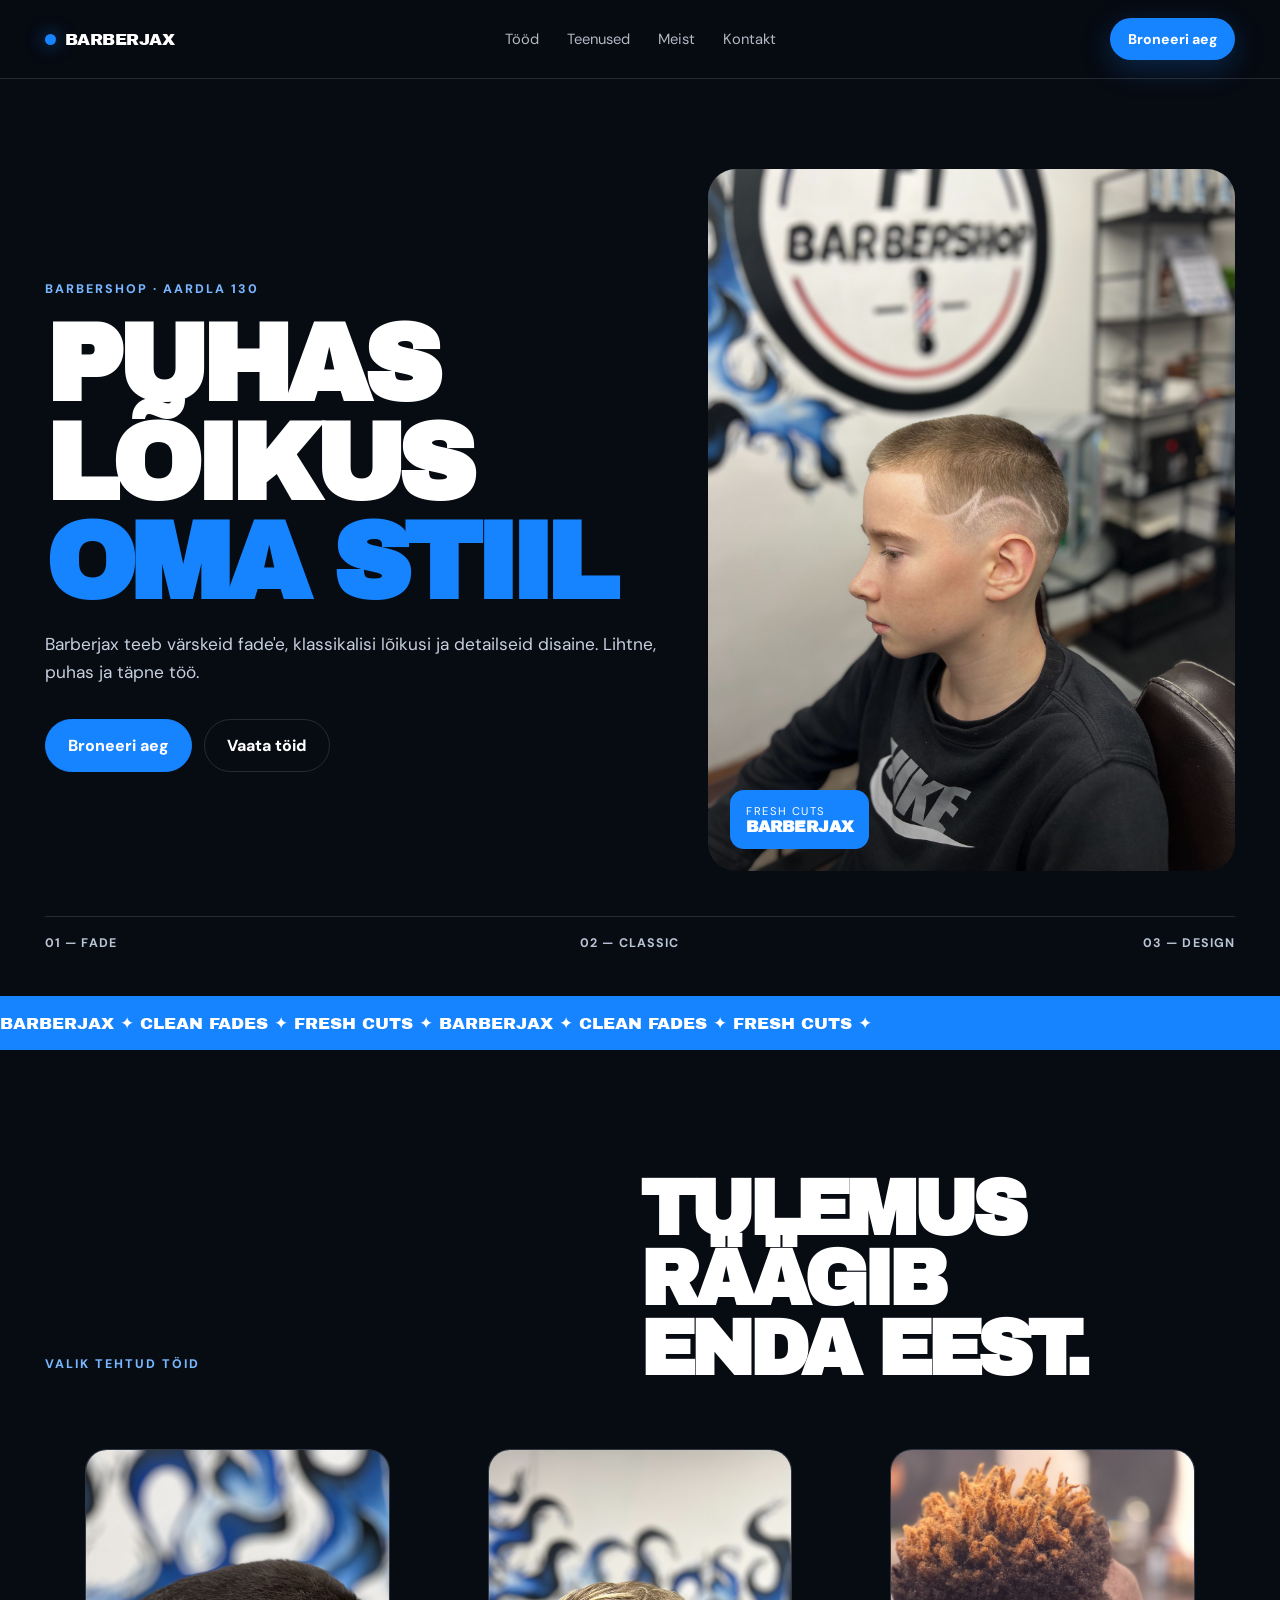
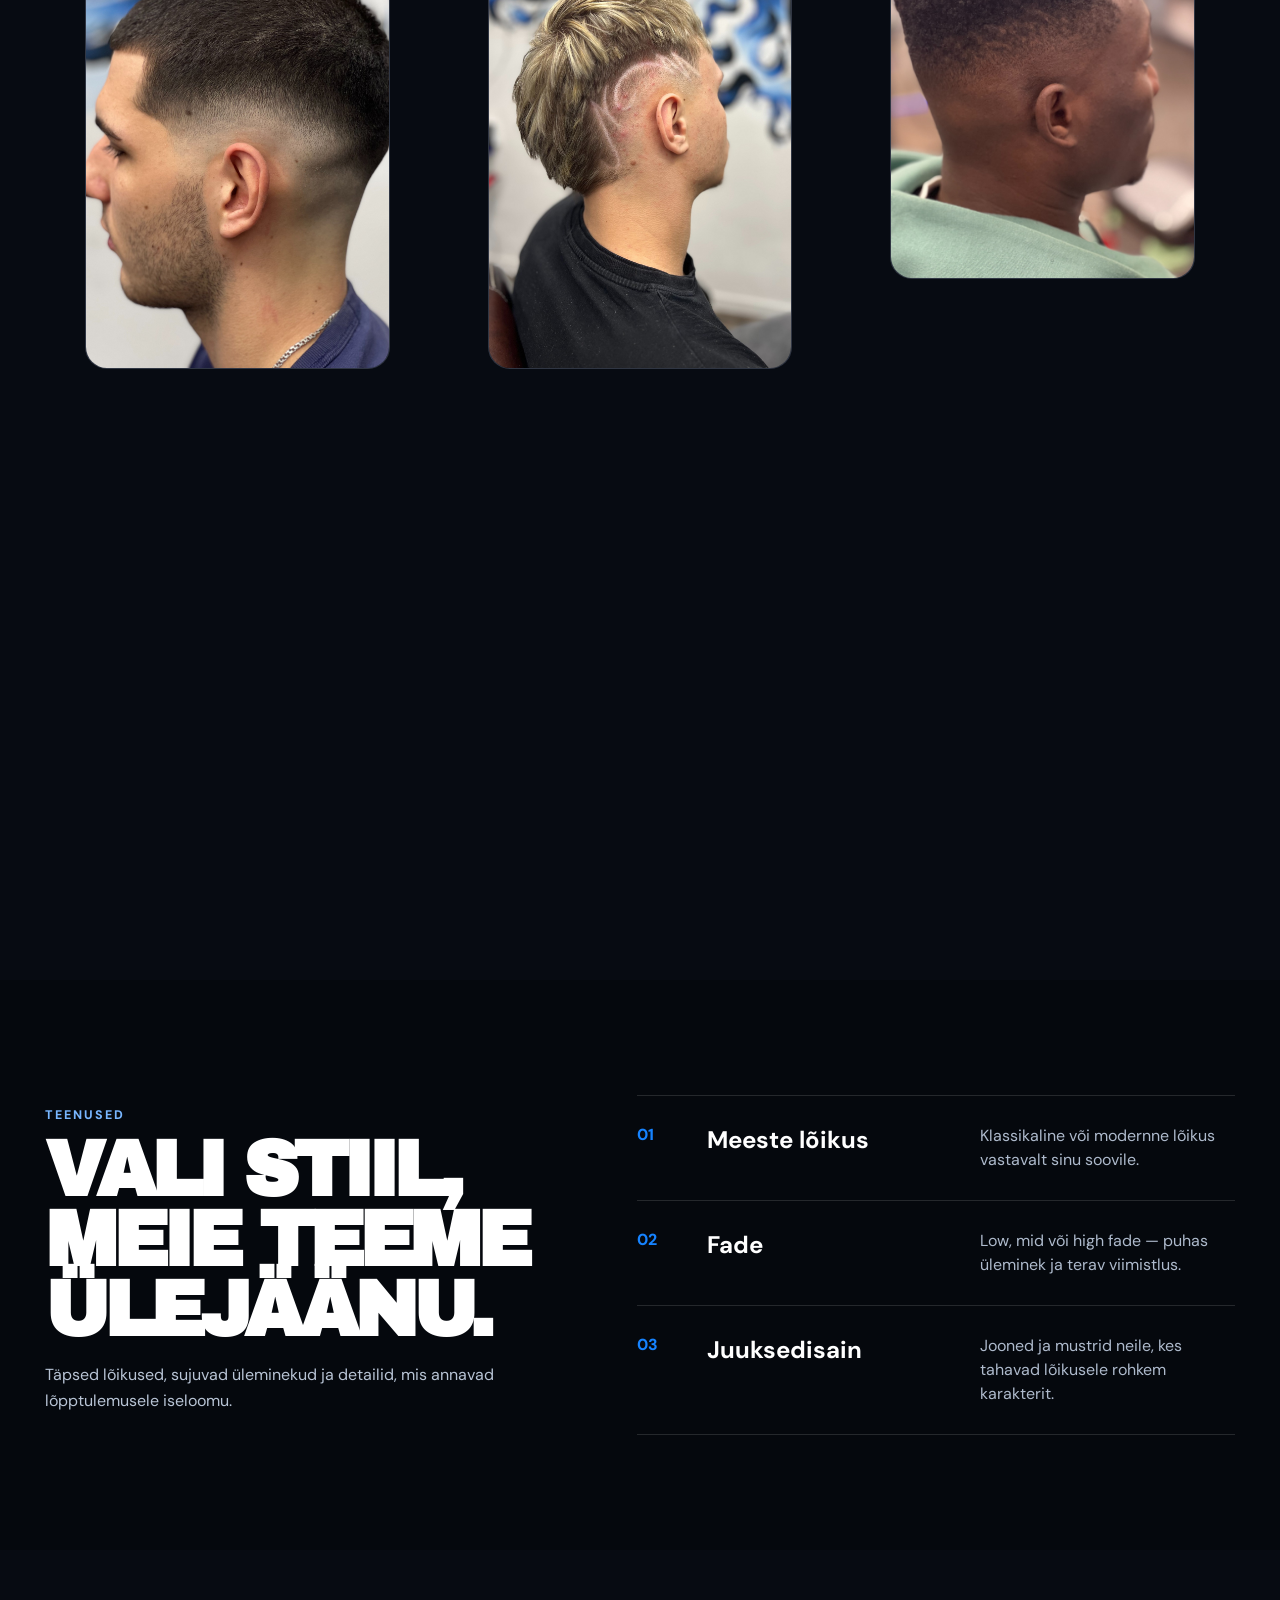
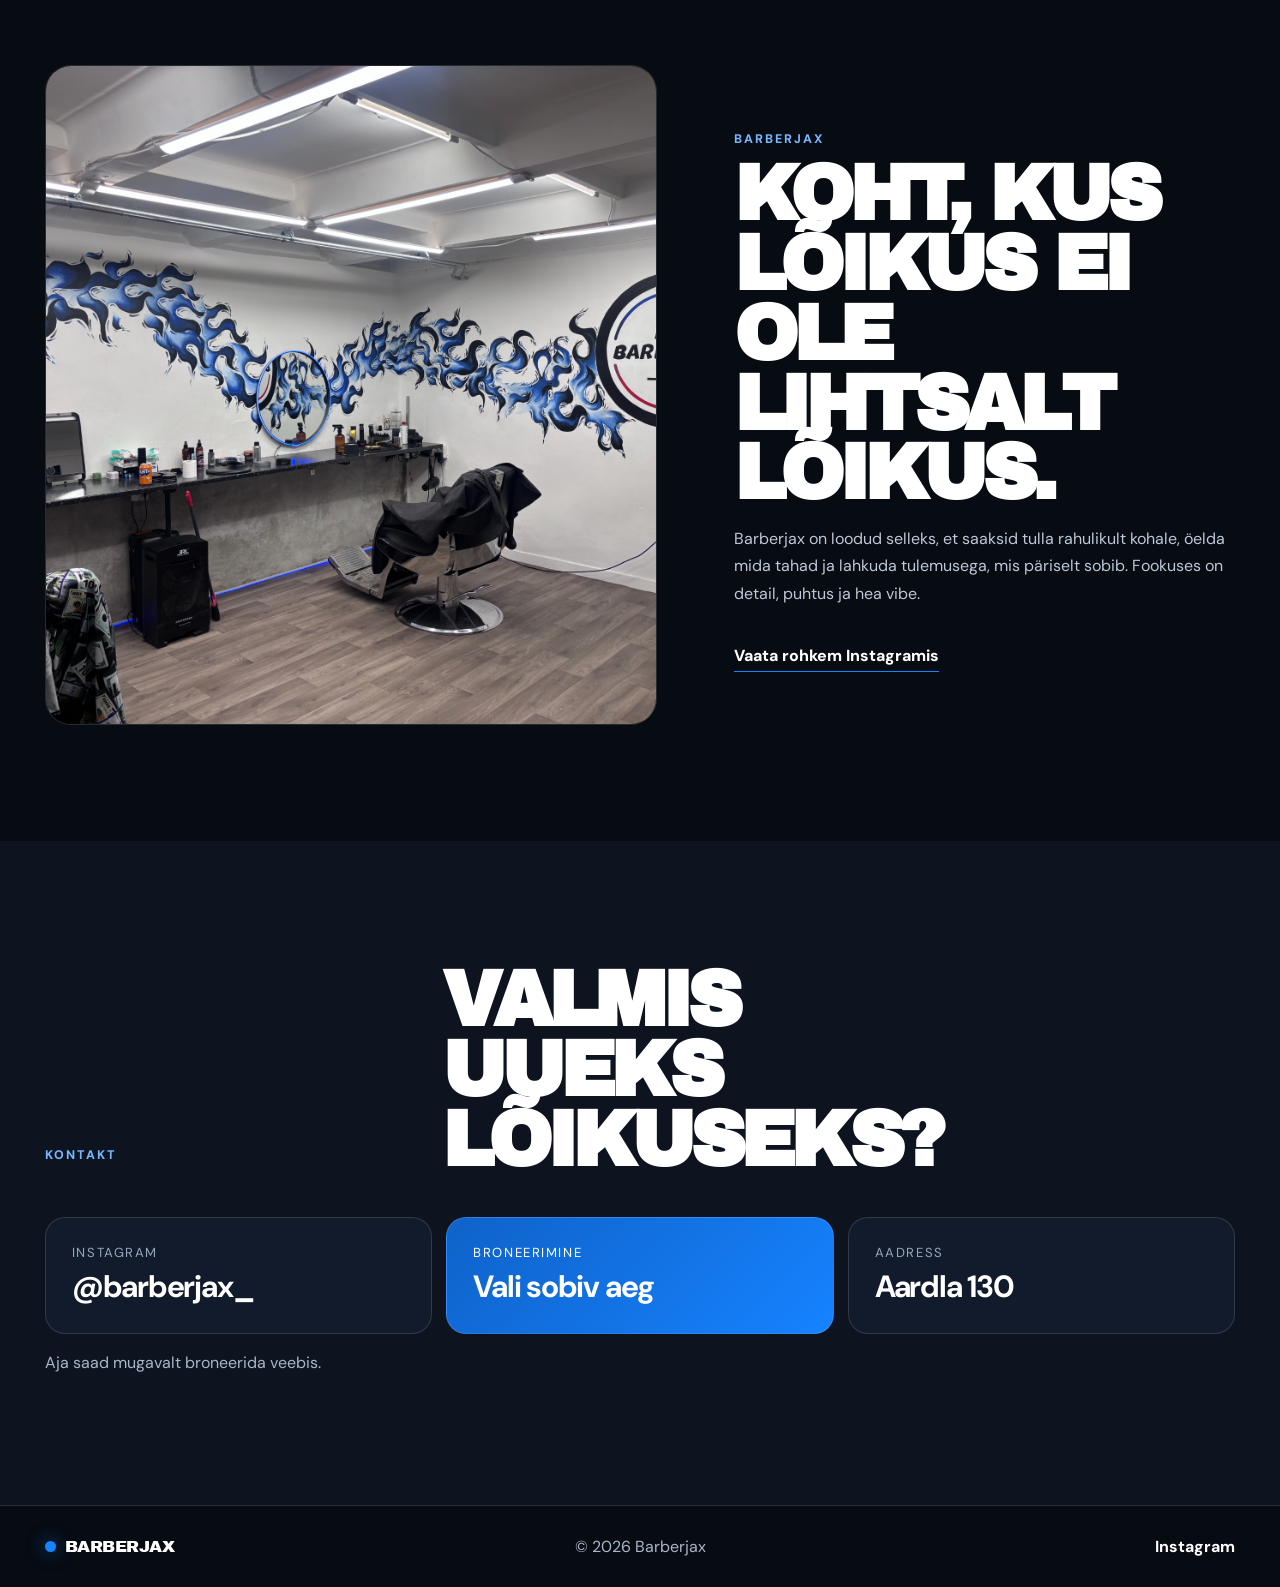
<file: barberjax_final_v2/index.html>
<!doctype html>
<html lang="et">
<head>
  <meta charset="utf-8">
  <meta name="viewport" content="width=device-width,initial-scale=1">
  <meta name="theme-color" content="#05070b">
  <meta name="description" content="Barberjax — meestejuuksur Aardla 130. Puhas fade, täpne lõikus ja oma stiil.">
  <title>Barberjax — barbershop</title>
  <link rel="preconnect" href="https://fonts.googleapis.com">
  <link rel="preconnect" href="https://fonts.gstatic.com" crossorigin>
  <link href="https://fonts.googleapis.com/css2?family=Archivo+Black&family=DM+Sans:wght@400;500;600;700&display=swap" rel="stylesheet">
  <link rel="stylesheet" href="styles.css?v=5">
</head>
<body>
  <header class="header" id="top">
    <a class="brand" href="#top" aria-label="Barberjax avaleht"><span class="brand-dot"></span>BARBERJAX</a>
    <button class="menu" aria-label="Ava menüü" aria-expanded="false"><span></span><span></span></button>
    <nav class="nav">
      <a href="#tood">Tööd</a>
      <a href="#teenused">Teenused</a>
      <a href="#meist">Meist</a>
      <a href="#kontakt">Kontakt</a>
    </nav>
    <a class="pill" href="https://calendly.com/jakob-puu/barberjax" target="_blank" rel="noopener">Broneeri aeg</a>
  </header>

  <main>
    <section class="hero">
      <div class="hero-copy reveal">
        <p class="eyebrow">BARBERSHOP · AARDLA 130</p>
        <h1>PUHAS LÕIKUS<br><em>OMA STIIL</em></h1>
        <p class="lead">Barberjax teeb värskeid fade'e, klassikalisi lõikusi ja detailseid disaine. Lihtne, puhas ja täpne töö.</p>
        <div class="actions">
          <a class="btn dark" href="https://calendly.com/jakob-puu/barberjax" target="_blank" rel="noopener">Broneeri aeg</a>
          <a class="btn light" href="#tood">Vaata töid</a>
        </div>
      </div>
      <div class="hero-card reveal">
        <img src="assets/g4.jpg" alt="Barberjaxi tehtud lõikus">
        <div class="floating-label"><span>FRESH CUTS</span><strong>BARBERJAX</strong></div>
      </div>
      <div class="hero-bottom reveal">
        <span>01 — FADE</span><span>02 — CLASSIC</span><span>03 — DESIGN</span>
      </div>
    </section>

    <section class="ticker" aria-hidden="true"><div>BARBERJAX ✦ CLEAN FADES ✦ FRESH CUTS ✦ BARBERJAX ✦ CLEAN FADES ✦ FRESH CUTS ✦</div></section>

    <section class="section work" id="tood">
      <div class="section-title reveal">
        <p>VALIK TEHTUD TÖID</p>
        <h2>TULEMUS RÄÄGIB<br>ENDA EEST.</h2>
      </div>
      <div class="gallery">
        <figure class="card wide reveal"><img src="assets/g1.jpg" alt="Barberjaxi fade lõikus" loading="lazy"></figure>
        <figure class="card reveal"><img src="assets/g2.jpg" alt="Barberjaxi lokkis soeng" loading="lazy"></figure>
        <figure class="card reveal"><img src="assets/g3.jpg" alt="Barberjaxi juuksedisain" loading="lazy"></figure>
        <figure class="card reveal"><img src="assets/g5.jpg" alt="Barberjaxi juuksedisain" loading="lazy"></figure>
        <figure class="card wide reveal"><img src="assets/g6.jpg" alt="Barberjaxi töö" loading="lazy"></figure>
      </div>
    </section>

    <section class="section services" id="teenused">
      <div class="services-copy reveal">
        <p class="mini">TEENUSED</p>
        <h2>VALI STIIL,<br>MEIE TEEME ÜLEJÄÄNU.</h2>
        <p>Täpsed lõikused, sujuvad üleminekud ja detailid, mis annavad lõpptulemusele iseloomu.</p>
      </div>
      <div class="service-list reveal">
        <div><span>01</span><h3>Meeste lõikus</h3><p>Klassikaline või modernne lõikus vastavalt sinu soovile.</p></div>
        <div><span>02</span><h3>Fade</h3><p>Low, mid või high fade — puhas üleminek ja terav viimistlus.</p></div>
        <div><span>03</span><h3>Juuksedisain</h3><p>Jooned ja mustrid neile, kes tahavad lõikusele rohkem karakterit.</p></div>
      </div>
    </section>

    <section class="about section" id="meist">
      <div class="about-image reveal"><img src="assets/hero-bg.png" alt="Barberjaxi salong"></div>
      <div class="about-copy reveal">
        <p class="mini">BARBERJAX</p>
        <h2>KOHT, KUS LÕIKUS EI OLE LIHTSALT LÕIKUS.</h2>
        <p>Barberjax on loodud selleks, et saaksid tulla rahulikult kohale, öelda mida tahad ja lahkuda tulemusega, mis päriselt sobib. Fookuses on detail, puhtus ja hea vibe.</p>
        <a class="arrow-link" href="https://www.instagram.com/barberjax_/" target="_blank" rel="noopener">Vaata rohkem Instagramis</a>
      </div>
    </section>

    <section class="section contact" id="kontakt">
      <div class="contact-head reveal">
        <p class="mini">KONTAKT</p>
        <h2>VALMIS<br>UUEKS LÕIKUSEKS?</h2>
      </div>
      <div class="contact-grid reveal">
        <a class="contact-card" href="https://www.instagram.com/barberjax_/" target="_blank" rel="noopener"><span>Instagram</span><strong>@barberjax_</strong></a>
        <a class="contact-card booking-card" href="https://calendly.com/jakob-puu/barberjax" target="_blank" rel="noopener"><span>Broneerimine</span><strong>Vali sobiv aeg</strong></a>
        <a class="contact-card" href="https://www.google.com/maps/search/?api=1&query=Aardla+130" target="_blank" rel="noopener"><span>Aadress</span><strong>Aardla 130</strong></a>
      </div>
      <p class="contact-note reveal">Aja saad mugavalt broneerida veebis.</p>
    </section>
  </main>

  <footer><a class="brand" href="#top"><span class="brand-dot"></span>BARBERJAX</a><p>© <span id="year"></span> Barberjax</p><a href="https://www.instagram.com/barberjax_/" target="_blank" rel="noopener">Instagram</a></footer>
  <script src="script.js"></script>
</body>
</html>
</file>
<file: barberjax_final_v2/styles.css>
:root{
  --bg:#070b12;
  --panel:#0d1420;
  --panel-2:#111b2b;
  --text:#f5f8ff;
  --muted:#aab6c8;
  --blue:#1683ff;
  --blue-2:#0e67d8;
  --line:rgba(255,255,255,.13);
}
*{box-sizing:border-box}
html{scroll-behavior:smooth}
body{margin:0;background:var(--bg);color:var(--text);font-family:"DM Sans",sans-serif}
img{display:block;width:100%;height:100%;object-fit:cover}
a{color:inherit;text-decoration:none}
.header{position:sticky;top:0;z-index:20;display:grid;grid-template-columns:1fr auto 1fr;align-items:center;padding:18px 3.5vw;background:rgba(7,11,18,.92);backdrop-filter:blur(12px);border-bottom:1px solid var(--line)}
.brand{font-family:"Archivo Black",sans-serif;font-size:1.05rem;display:flex;align-items:center;gap:9px;letter-spacing:-.03em;color:#fff}
.brand-dot{width:11px;height:11px;border-radius:50%;background:var(--blue);box-shadow:0 0 18px rgba(22,131,255,.7)}
.nav{display:flex;gap:28px;font-size:.92rem}.nav a{color:#d8e0ec;opacity:.82}.nav a:hover{color:#fff;opacity:1}
.pill{justify-self:end;background:var(--blue);color:white;padding:12px 18px;border-radius:999px;font-weight:800;font-size:.88rem;box-shadow:0 8px 30px rgba(22,131,255,.25)}
.menu{display:none;background:none;border:0}.hero{min-height:calc(100vh - 76px);padding:7vw 3.5vw 3.5vw;display:grid;grid-template-columns:1.08fr .92fr;grid-template-rows:1fr auto;gap:3.5vw}
.hero-copy{align-self:center;max-width:800px}.eyebrow,.mini,.section-title p{font-size:.78rem;font-weight:800;letter-spacing:.16em;color:#78b6ff}
.hero h1,.section h2{font-family:"Archivo Black",sans-serif;letter-spacing:-.065em;line-height:.91;margin:18px 0;color:#fff}.hero h1{font-size:clamp(4rem,8.5vw,9rem)}
.hero h1 em{font-style:normal;color:var(--blue);-webkit-text-stroke:0}
.lead{max-width:620px;font-size:clamp(1rem,1.35vw,1.28rem);line-height:1.65;color:#c6d0df}
.actions{display:flex;gap:12px;margin-top:32px}.btn{padding:15px 22px;border-radius:999px;font-weight:800;border:1px solid var(--line)}.btn.dark{background:var(--blue);color:#fff;border-color:var(--blue)}.btn.dark:hover{background:var(--blue-2)}.btn.light{background:transparent;color:#fff}.btn.light:hover{border-color:#fff}
.hero-card{min-height:620px;position:relative;overflow:hidden;border-radius:28px;background:#111827}.hero-card:after{content:"";position:absolute;inset:0;background:linear-gradient(180deg,transparent 50%,rgba(0,0,0,.35))}
.floating-label{position:absolute;z-index:2;left:22px;bottom:22px;background:var(--blue);color:#fff;padding:14px 16px;border-radius:14px;display:flex;flex-direction:column}.floating-label span{font-size:.7rem;letter-spacing:.13em}.floating-label strong{font-family:"Archivo Black"}
.hero-bottom{grid-column:1/-1;display:flex;justify-content:space-between;border-top:1px solid var(--line);padding-top:18px;font-size:.78rem;font-weight:700;letter-spacing:.09em;color:#b9c5d5}
.ticker{overflow:hidden;background:var(--blue);color:#fff;padding:17px 0;font-family:"Archivo Black";white-space:nowrap}.ticker div{font-size:1.05rem;animation:scroll 18s linear infinite}@keyframes scroll{to{transform:translateX(-50%)}}
.section{padding:9vw 3.5vw}.section-title{display:grid;grid-template-columns:1fr 1fr;align-items:end;margin-bottom:48px}.section h2{font-size:clamp(3rem,6vw,7rem);margin:10px 0 0}
.gallery{display:grid;grid-template-columns:repeat(3,1fr);gap:18px}.card{height:460px;border-radius:22px;overflow:hidden;position:relative;background:#111827;border:1px solid var(--line)}.card.wide{grid-column:span 2}.card img{transition:transform .5s ease}.card:hover img{transform:scale(1.035)}
@media(min-width:901px){.gallery{grid-template-columns:repeat(12,minmax(0,1fr));grid-auto-flow:row;gap:18px}.gallery .card:nth-child(1){grid-column:span 8;height:520px}.gallery .card:nth-child(2){grid-column:span 4;height:520px}.gallery .card:nth-child(3),.gallery .card:nth-child(4),.gallery .card:nth-child(5){grid-column:span 4;height:430px}.gallery .card.wide{grid-column:span 4}}
.services{background:#05080d;color:#fff;display:grid;grid-template-columns:.9fr 1.1fr;gap:8vw}.services-copy p:not(.mini){color:#b8c4d5;max-width:520px;line-height:1.65}.service-list{border-top:1px solid var(--line)}.service-list>div{display:grid;grid-template-columns:52px 1fr 1fr;gap:18px;padding:28px 0;border-bottom:1px solid var(--line);align-items:start}.service-list span{color:var(--blue);font-weight:800}.service-list h3{font-size:1.5rem;margin:0;color:#fff}.service-list p{margin:0;color:#aebacc;line-height:1.5}
.about{display:grid;grid-template-columns:1.1fr .9fr;gap:6vw;align-items:center}.about-image{height:660px;border-radius:26px;overflow:hidden;border:1px solid var(--line)}.about-copy p:not(.mini){color:#bdc8d8;line-height:1.7;max-width:620px}.arrow-link{display:inline-block;margin-top:22px;font-weight:800;color:#fff;border-bottom:1px solid var(--blue);padding-bottom:5px}
.contact{background:var(--panel)}.contact-grid{display:grid;grid-template-columns:repeat(3,1fr);gap:14px;margin-top:42px}.contact-head{display:grid;grid-template-columns:1fr 2fr;align-items:end}.contact-card{background:var(--panel-2);border:1px solid var(--line);border-radius:20px;padding:26px;display:grid;grid-template-columns:1fr;gap:6px;color:#fff}.contact-card:hover{border-color:rgba(22,131,255,.75);transform:translateY(-2px)}.contact-card span{grid-column:1/-1;color:#95a6bd;font-size:.82rem;text-transform:uppercase;letter-spacing:.12em}.contact-card strong{font-size:clamp(1.25rem,2.4vw,2.5rem);letter-spacing:-.04em}.contact-card b{font-size:1.4rem;color:var(--blue)}.booking-card{background:linear-gradient(135deg,#0f62c9,#1683ff)}.booking-card span,.booking-card b{color:#fff}.contact-note{margin-top:18px;color:#aab6c8}
footer{padding:30px 3.5vw;display:grid;grid-template-columns:1fr auto 1fr;align-items:center;border-top:1px solid var(--line);color:#fff}footer p{margin:0;color:var(--muted)}footer>a:last-child{justify-self:end;font-weight:700}
.reveal{opacity:0;transform:translateY(28px);transition:.7s cubic-bezier(.2,.7,.2,1)}.reveal.visible{opacity:1;transform:none}
@media(max-width:900px){.header{grid-template-columns:1fr auto}.pill{display:none}.menu{display:block;width:40px;height:40px;justify-self:end}.menu span{display:block;width:22px;height:2px;background:#fff;margin:5px auto}.nav{position:fixed;top:73px;left:0;right:0;background:var(--bg);padding:24px 3.5vw;display:none;flex-direction:column;border-bottom:1px solid var(--line)}.nav.open{display:flex}.hero{grid-template-columns:1fr;padding-top:11vw}.hero-card{min-height:520px}.hero-bottom{grid-column:1}.section-title,.services,.about,.contact-head{grid-template-columns:1fr}.gallery{grid-template-columns:1fr 1fr}.card,.card.wide{grid-column:span 1;height:420px}.services{gap:45px}.service-list>div{grid-template-columns:40px 1fr}.service-list p{grid-column:2}.about-image{height:520px}.contact-grid{grid-template-columns:1fr}.contact-head h2{margin-top:12px}footer{grid-template-columns:1fr auto}footer p{display:none}}
@media(max-width:560px){.hero{padding:12vw 18px 28px}.header,.section,footer{padding-left:18px;padding-right:18px}.hero h1{font-size:clamp(3.2rem,17vw,5.5rem)}.hero-card{min-height:430px}.actions{flex-direction:column;align-items:stretch}.btn{text-align:center}.hero-bottom{gap:12px;overflow:auto}.section{padding-top:80px;padding-bottom:80px}.section h2{font-size:clamp(2.7rem,14vw,4.8rem)}.gallery{grid-template-columns:1fr}.card,.card.wide{height:430px}.about-image{height:450px}.contact-card strong{font-size:1.9rem}footer>a:last-child{font-size:.9rem}}
</file>
